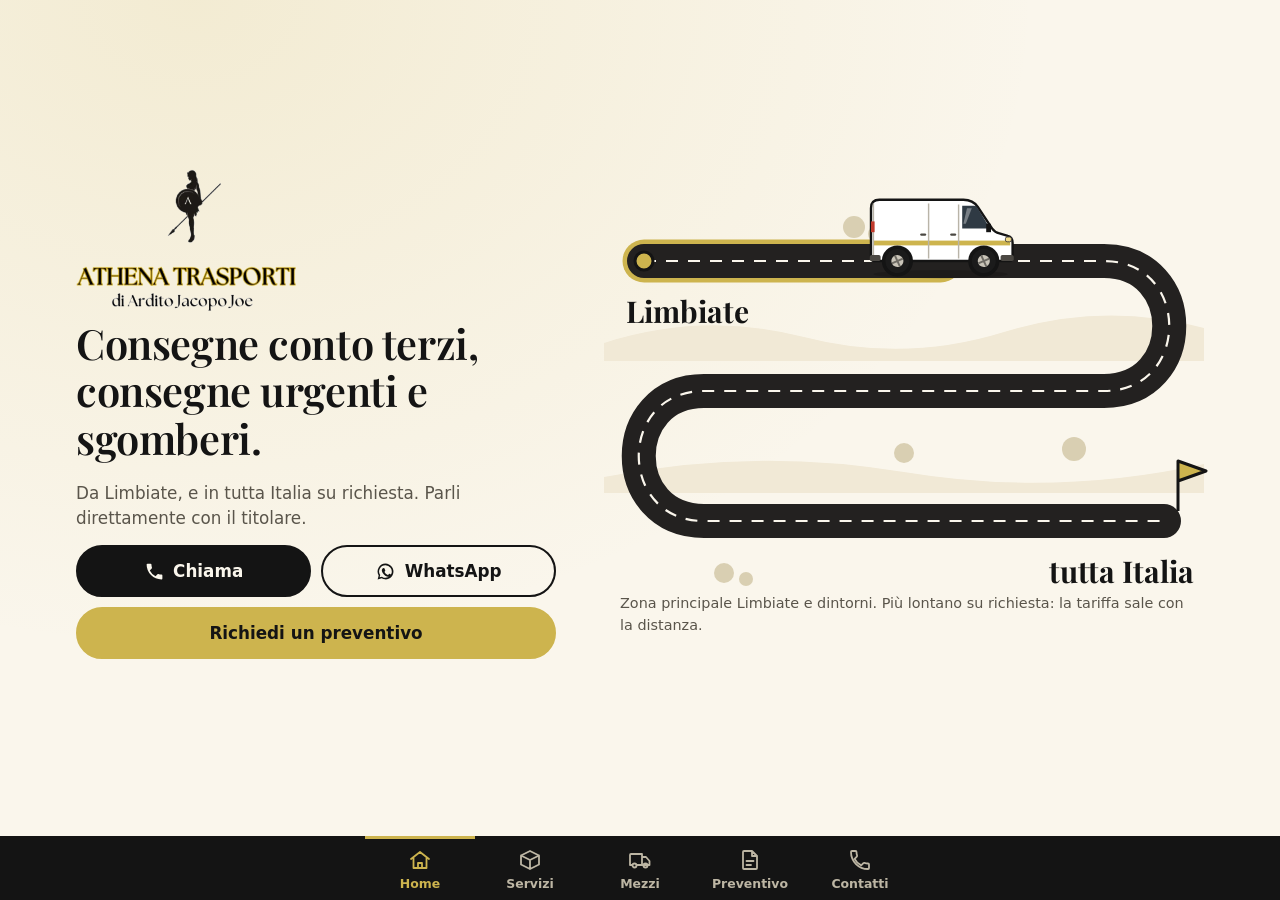
<file: index.html>
<!doctype html>
<html lang="it">
<head>
<meta charset="utf-8">
<meta name="viewport" content="width=device-width, initial-scale=1">
<title>Athena Trasporti — consegne, urgenze e sgomberi da Limbiate (MB)</title>
<meta name="description" content="Athena Trasporti di Ardito Jacopo Joe, Limbiate (MB): consegne conto terzi, consegne urgenti e sgomberi. Limbiate e dintorni; in tutta Italia su richiesta, sempre con preventivo. Chiama o scrivi su WhatsApp al 377 594 7995.">
<meta name="theme-color" content="#faf6ec">
<link rel="icon" href="img/icona-32.png" sizes="32x32" type="image/png">
<link rel="apple-touch-icon" href="img/icona-180.png">
<link rel="preload" href="font/playfair-display.woff2" as="font" type="font/woff2" crossorigin>
<link rel="stylesheet" href="css/stile.css">

<meta property="og:type" content="website">
<meta property="og:locale" content="it_IT">
<meta property="og:site_name" content="Athena Trasporti">
<meta property="og:title" content="Athena Trasporti — consegne, urgenze e sgomberi da Limbiate (MB)">
<meta property="og:description" content="Consegne conto terzi, consegne urgenti e sgomberi. Limbiate e dintorni; in tutta Italia su richiesta, con preventivo.">
<meta property="og:url" content="https://jjoeboy93.github.io/athena-trasporti/">
<meta property="og:image" content="https://jjoeboy93.github.io/athena-trasporti/img/logo.png">
<meta property="og:image:width" content="781">
<meta property="og:image:height" content="503">
<meta property="og:image:alt" content="Logo di Athena Trasporti di Ardito Jacopo Joe">

<script type="application/ld+json">
{
  "@context": "https://schema.org",
  "@type": "LocalBusiness",
  "name": "Athena Trasporti di Ardito Jacopo Joe",
  "alternateName": "Athena Trasporti",
  "description": "Consegne conto terzi, consegne urgenti e sgomberi. Zona principale Limbiate e dintorni; in tutta Italia su richiesta, con preventivo.",
  "url": "https://jjoeboy93.github.io/athena-trasporti/",
  "logo": "https://jjoeboy93.github.io/athena-trasporti/img/logo.png",
  "image": "https://jjoeboy93.github.io/athena-trasporti/img/mezzi-sprinter-panda.jpg",
  "telephone": "+39 377 594 7995",
  "email": "jja.athenatrasporti@gmail.com",
  "vatID": "09546240962",
  "founder": { "@type": "Person", "name": "Jacopo Joe Ardito" },
  "address": {
    "@type": "PostalAddress",
    "addressLocality": "Limbiate",
    "addressRegion": "MB",
    "addressCountry": "IT"
  },
  "areaServed": { "@type": "Country", "name": "Italia" },
  "knowsLanguage": "it"
}
</script>
<script>document.documentElement.classList.add("js");</script>
</head>
<body>

<main class="binario" id="binario">

<!-- HOME -->
<section class="scheda scheda-home" id="home" aria-labelledby="home-titolo">
  <div class="dentro">
   <div class="home-testo">
    <picture class="home-logo">
      <source srcset="img/logo.webp" type="image/webp">
      <img src="img/logo.png" width="781" height="503" alt="Athena Trasporti di Ardito Jacopo Joe">
    </picture>
    <h1 id="home-titolo">Consegne conto terzi, consegne urgenti e sgomberi.</h1>
    <p class="home-frase">Da Limbiate, e in tutta Italia su richiesta. Parli direttamente con il titolare.</p>
    <div class="azioni">
      <a class="pulsante pulsante-nero" href="tel:+393775947995">
        <svg aria-hidden="true" viewBox="0 0 24 24" class="icona"><path d="M6.6 10.8a15.1 15.1 0 0 0 6.6 6.6l2.2-2.2a1 1 0 0 1 1-.25 11.4 11.4 0 0 0 3.6.57 1 1 0 0 1 1 1V20a1 1 0 0 1-1 1A17 17 0 0 1 3 4a1 1 0 0 1 1-1h3.5a1 1 0 0 1 1 1c0 1.25.2 2.45.57 3.57a1 1 0 0 1-.25 1z"/></svg>
        Chiama
      </a>
      <a class="pulsante pulsante-bordo" href="https://wa.me/393775947995">
        <svg aria-hidden="true" viewBox="0 0 24 24" class="icona"><path d="M12 3a9 9 0 0 0-7.8 13.5L3 21l4.6-1.2A9 9 0 1 0 12 3zm0 1.8a7.2 7.2 0 1 1-3.7 13.4l-.3-.2-2.7.7.7-2.6-.2-.3A7.2 7.2 0 0 1 12 4.8zm-2.6 3.6c-.2 0-.5 0-.7.3-.3.3-.9.9-.9 2.2s1 2.6 1.1 2.8c.1.2 1.9 3 4.7 4.1 2.3.9 2.8.7 3.3.7.5-.1 1.6-.7 1.8-1.3.2-.6.2-1.2.2-1.3l-.4-.3-1.9-.9c-.3-.1-.4-.1-.6.1l-.8 1c-.2.2-.3.2-.6.1-.3-.1-1.1-.4-2.2-1.3-.8-.7-1.3-1.6-1.5-1.9-.2-.3 0-.4.1-.5l.4-.5.3-.5v-.5l-.9-2.1c-.2-.5-.4-.5-.6-.5h-.5z"/></svg>
        WhatsApp
      </a>
      <a class="pulsante pulsante-oro azione-larga" href="#preventivo">Richiedi un preventivo</a>
    </div>
   </div>

    <figure class="strada">
      <svg class="strada-disegno" viewBox="0 0 600 400" role="img" aria-labelledby="strada-desc">
        <desc id="strada-desc">Disegno di un furgone bianco che percorre una strada da Limbiate a tutta Italia.</desc>
        <g class="paesaggio" aria-hidden="true">
          <path d="M0 152 Q100 120 200 146 T400 141 T600 137 V170 H0Z"/>
          <path d="M0 286 Q150 256 300 281 T600 273 V302 H0Z"/>
          <g class="alberi">
            <circle cx="250" cy="36" r="11"/><circle cx="272" cy="43" r="8"/>
            <circle cx="300" cy="262" r="10"/><circle cx="470" cy="258" r="12"/>
            <circle cx="120" cy="382" r="10"/><circle cx="142" cy="388" r="7"/>
          </g>
        </g>
        <path id="percorso-oro" class="strada-oro" d="M40 70 H500 C587 70 587 200 500 200 H100 C13 200 13 330 100 330 H560"/>
        <path class="strada-asfalto" d="M40 70 H500 C587 70 587 200 500 200 H100 C13 200 13 330 100 330 H560"/>
        <path id="percorso" class="strada-mezzeria" d="M40 70 H500 C587 70 587 200 500 200 H100 C13 200 13 330 100 330 H560"/>
        <g class="tappa" aria-hidden="true">
          <circle cx="40" cy="70" r="9"/>
          <text x="22" y="132" class="tappa-nome">Limbiate</text>
        </g>
        <g class="tappa" aria-hidden="true">
          <path d="M574 320 V270 l28 10 -28 10" class="bandiera"/>
          <text x="590" y="392" text-anchor="end" class="tappa-nome">tutta Italia</text>
        </g>
        <!-- il furgone: disegno generico, senza marchi -->
        <g id="furgone" transform="translate(300 70)">
          <g id="furgone-verso">
            <g id="furgone-disegno" transform="translate(0 12) scale(1.2)">
              <ellipse cx="0" cy="1" rx="56" ry="3.5" class="ombra"/>
              <path class="carrozzeria" d="M-58 -13 V-54 Q-58 -61 -51 -61 H19 Q27 -61 31 -55 L43 -37 Q45 -34 49 -33 L56 -31 Q60 -30 60 -25 V-13 Q60 -10 57 -10 H-55 Q-58 -10 -58 -13Z"/>
              <path class="vetro" d="M18 -56 H28 Q30 -56 31 -54 L40 -39 Q41 -37 39 -37 H18Z"/>
              <path class="riflesso" d="M22 -54 L26 -54 L21 -41 L19 -41Z"/>
              <rect class="fascia" x="-56" y="-27" width="114" height="4"/>
              <path class="linee" d="M15 -57 V-12 M-10 -58 V-12 M-56 -58 V-12"/>
              <rect class="maniglia" x="8" y="-33" width="5" height="2" rx="1"/>
              <rect class="maniglia" x="-17" y="-33" width="5" height="2" rx="1"/>
              <path class="specchio" d="M38 -41 h4 v7 h-4z"/>
              <rect class="faro" x="54" y="-30" width="5" height="4" rx="1.5"/>
              <rect class="fanale" x="-58" y="-43" width="3" height="9"/>
              <rect class="paraurti" x="50" y="-15" width="11" height="5" rx="1.5"/>
              <rect class="paraurti" x="-59" y="-15" width="9" height="5" rx="1.5"/>
              <circle class="passaruota" cx="-36" cy="-10" r="13"/>
              <circle class="passaruota" cx="36" cy="-10" r="13"/>
              <g class="ruota" id="ruota-dietro" transform="translate(-36 -10)">
                <circle r="10"/><circle r="5" class="cerchio"/><path d="M0 -5 V5 M-5 0 H5" class="raggi"/>
              </g>
              <g class="ruota" id="ruota-davanti" transform="translate(36 -10)">
                <circle r="10"/><circle r="5" class="cerchio"/><path d="M0 -5 V5 M-5 0 H5" class="raggi"/>
              </g>
            </g>
          </g>
        </g>
      </svg>
      <figcaption>Zona principale Limbiate e dintorni. Più lontano su richiesta: la tariffa sale con la distanza.</figcaption>
    </figure>
  </div>
</section>

<!-- SERVIZI -->
<section class="scheda" id="servizi" aria-labelledby="servizi-titolo">
  <div class="dentro">
    <h2 id="servizi-titolo">Servizi</h2>
    <div class="servizi">
      <details class="servizio">
        <summary>
          <svg class="servizio-icona" viewBox="0 0 24 24" aria-hidden="true"><path d="M3 7.5 12 3l9 4.5v9L12 21l-9-4.5z M3 7.5l9 4.5 9-4.5 M12 12v9 M7.5 5.3l9 4.5"/></svg>
          <span class="servizio-testo"><strong>Consegne conto terzi</strong>Per aziende e committenti: consegne singole o continuative, anche in appalto.</span>
        </summary>
        <p>Si concordano giri, tempi e prezzo, e il referente resta sempre lo stesso.</p>
      </details>
      <details class="servizio">
        <summary>
          <svg class="servizio-icona" viewBox="0 0 24 24" aria-hidden="true"><path d="M13 2 4 14h7l-1 8 9-12h-7z"/></svg>
          <span class="servizio-testo"><strong>Consegne urgenti</strong>Quando una consegna non può aspettare.</span>
        </summary>
        <p>Il modo più rapido è telefonare: si capisce subito cosa c'è da portare, dove e con quale mezzo. <a class="collegamento" href="tel:+393775947995">Chiama il 377 594 7995</a></p>
      </details>
      <details class="servizio">
        <summary>
          <svg class="servizio-icona" viewBox="0 0 24 24" aria-hidden="true"><path d="M4 7h16 M9 7V4h6v3 M6 7l1 13h10l1-13 M10 11v6 M14 11v6"/></svg>
          <span class="servizio-testo"><strong>Sgomberi</strong>Cantine, solai, appartamenti e locali da liberare.</span>
        </summary>
        <p>Per privati e attività: si guarda cosa c'è da caricare e si concorda un preventivo prima di cominciare.</p>
      </details>
    </div>

    <div class="perche">
      <h3>Perché affidarsi</h3>
      <dl class="motivi">
        <dt>Gestore dei trasporti</dt>
        <dd>Il titolare, Jacopo Joe Ardito, ha la capacità professionale per il trasporto merci su strada, nazionale e internazionale.</dd>
        <dt>Parli direttamente con lui</dt>
        <dd>Al telefono e su WhatsApp risponde il titolare, la stessa persona che organizza il trasporto.</dd>
        <dt>In tutta Italia</dt>
        <dd>Zona principale Limbiate e dintorni; più lontano su richiesta, con un preventivo chiaro.</dd>
        <dt>Due mezzi</dt>
        <dd>Un furgone grande a tetto alto e una Fiat Panda per le consegne piccole e rapide.</dd>
      </dl>
      <p class="motivo-jjavis">Il titolare organizza il lavoro con JJA-VIS, l'assistente che sviluppa lui stesso.</p>
    </div>
  </div>
</section>

<!-- MEZZI -->
<section class="scheda" id="mezzi" aria-labelledby="mezzi-titolo">
  <div class="dentro">
    <h2 id="mezzi-titolo">Mezzi</h2>
    <picture class="mezzi-foto">
      <source srcset="img/mezzi-sprinter-panda.webp" type="image/webp">
      <img src="img/mezzi-sprinter-panda.jpg" width="1080" height="1440" loading="lazy" decoding="async"
           alt="I due mezzi di Athena Trasporti visti di fronte, parcheggiati uno accanto all'altro: a sinistra la Fiat Panda bianca, a destra il furgone Mercedes Sprinter bianco a tetto alto.">
    </picture>
    <dl class="mezzi">
      <dt>Mercedes Sprinter, tetto alto</dt>
      <dd>Il furgone grande, per i carichi voluminosi e gli sgomberi fuori Milano.</dd>
      <dt>Fiat Panda</dt>
      <dd>Per le consegne piccole e rapide, anche dentro Milano.</dd>
    </dl>
    <div class="avviso" role="note">
      <p class="avviso-titolo">A Milano città: solo carichi piccoli</p>
      <p>Lo Sprinter è Euro 5 diesel e, per i limiti alle emissioni, <strong>non entra a Milano</strong>. In città si consegna con la Panda.</p>
    </div>

    <h3 class="come-titolo">Come si lavora</h3>
    <ol class="passi">
      <li><strong>Chiedi</strong>Chiama, scrivi su WhatsApp o compila il preventivo.</li>
      <li><strong>Preventivo</strong>Ricevi il prezzo prima di partire.</li>
      <li><strong>Consegna</strong>Si parte con il mezzo adatto al carico.</li>
    </ol>
  </div>
</section>

<!-- PREVENTIVO -->
<section class="scheda" id="preventivo" aria-labelledby="preventivo-titolo">
  <div class="dentro">
    <h2 id="preventivo-titolo">Richiedi un preventivo</h2>
    <p class="spiega">Compila: controllo io il percorso e ti mando il prezzo su WhatsApp o per mail, prima di partire.</p>

    <form class="modulo" id="modulo" action="mailto:jja.athenatrasporti@gmail.com" method="post" enctype="text/plain">
      <fieldset class="scelte">
        <legend>Servizio</legend>
        <label><input type="radio" name="servizio" value="Consegna conto terzi" required><span>Conto terzi</span></label>
        <label><input type="radio" name="servizio" value="Consegna urgente"><span>Urgente</span></label>
        <label><input type="radio" name="servizio" value="Sgombero"><span>Sgombero</span></label>
      </fieldset>
      <fieldset class="scelte" id="ingombro">
        <legend>Quanto è grande?</legend>
        <label><input type="radio" name="ingombro" value="auto"><span>Sta in un'auto</span></label>
        <label><input type="radio" name="ingombro" value="furgone"><span>Serve un furgone</span></label>
        <label><input type="radio" name="ingombro" value="nonso" checked><span>Non so</span></label>
      </fieldset>
      <div class="campi-due">
        <label class="campo">Da dove
          <input type="text" name="da" autocomplete="off" placeholder="es. Limbiate" required>
        </label>
        <label class="campo">A dove
          <input type="text" name="a" autocomplete="off" placeholder="es. Monza">
        </label>
      </div>
      <label class="campo">Altre tappe (facoltativo, una per riga)
        <textarea name="tappe" rows="1" placeholder="es. Bergamo"></textarea>
      </label>
      <label class="campo">Quando
        <input type="text" name="quando" autocomplete="off" placeholder="es. domani mattina, entro venerdì">
      </label>
      <label class="campo">Note
        <textarea name="note" rows="2" placeholder="Cosa c'è da trasportare, piani, ingombri…"></textarea>
      </label>
      <label class="campo">Il tuo nome
        <input type="text" name="nome" autocomplete="name" required>
      </label>
      <div class="campi-due">
        <label class="campo">Telefono (WhatsApp)
          <input type="tel" name="telefono" autocomplete="tel" inputmode="tel" placeholder="es. 333 123 4567">
        </label>
        <label class="campo">oppure mail
          <input type="email" name="mail" autocomplete="email">
        </label>
      </div>
      <label class="consenso"><input type="checkbox" name="azienda" id="azienda"> <span>Sono un'azienda: mi serve la fattura</span></label>
      <div id="dati-azienda" class="dati-azienda" hidden>
        <label class="campo">Ragione sociale <input type="text" name="ragione_sociale" autocomplete="organization"></label>
        <div class="campi-due">
          <label class="campo">Partita IVA <input type="text" name="piva" inputmode="numeric" placeholder="11 cifre"></label>
          <label class="campo">Codice destinatario o PEC <input type="text" name="sdi_pec" placeholder="es. ABC1234"></label>
        </div>
        <label class="campo">Sede <input type="text" name="sede" autocomplete="street-address"></label>
      </div>
      <label class="consenso"><input type="checkbox" name="consenso" required> <span>Usate i miei dati solo per mandarmi questo preventivo.</span></label>
      <label class="trappola" aria-hidden="true">Sito <input type="text" name="sito" tabindex="-1" autocomplete="off"></label>

      <noscript><p class="nota-nojs">JavaScript è disattivato: il pulsante apre la tua mail con i dati del modulo.</p></noscript>

      <div class="invio">
        <button type="submit" class="pulsante pulsante-oro">Chiedi il preventivo</button>
        <svg class="strada-mini" viewBox="0 0 480 44" aria-hidden="true" focusable="false">
          <line x1="0" y1="40" x2="480" y2="40" class="mini-linea"/>
          <g class="mini-furgone"><use href="#furgone-disegno" transform="translate(40 36) scale(.34)"/></g>
        </svg>
      </div>
      <p class="esito" id="esito" role="status" aria-live="polite"></p>
    </form>

    <p class="oppure">oppure scrivi a <a class="collegamento" href="mailto:jja.athenatrasporti@gmail.com">jja.athenatrasporti@gmail.com</a></p>
  </div>
</section>

<!-- CONTATTI -->
<section class="scheda scheda-contatti" id="contatti" aria-labelledby="contatti-titolo">
  <div class="dentro">
    <h2 id="contatti-titolo">Contatti</h2>
    <div class="azioni">
      <a class="pulsante pulsante-nero" href="tel:+393775947995">
        <svg aria-hidden="true" viewBox="0 0 24 24" class="icona"><path d="M6.6 10.8a15.1 15.1 0 0 0 6.6 6.6l2.2-2.2a1 1 0 0 1 1-.25 11.4 11.4 0 0 0 3.6.57 1 1 0 0 1 1 1V20a1 1 0 0 1-1 1A17 17 0 0 1 3 4a1 1 0 0 1 1-1h3.5a1 1 0 0 1 1 1c0 1.25.2 2.45.57 3.57a1 1 0 0 1-.25 1z"/></svg>
        Chiama
      </a>
      <a class="pulsante pulsante-bordo" href="https://wa.me/393775947995">
        <svg aria-hidden="true" viewBox="0 0 24 24" class="icona"><path d="M12 3a9 9 0 0 0-7.8 13.5L3 21l4.6-1.2A9 9 0 1 0 12 3zm0 1.8a7.2 7.2 0 1 1-3.7 13.4l-.3-.2-2.7.7.7-2.6-.2-.3A7.2 7.2 0 0 1 12 4.8zm-2.6 3.6c-.2 0-.5 0-.7.3-.3.3-.9.9-.9 2.2s1 2.6 1.1 2.8c.1.2 1.9 3 4.7 4.1 2.3.9 2.8.7 3.3.7.5-.1 1.6-.7 1.8-1.3.2-.6.2-1.2.2-1.3l-.4-.3-1.9-.9c-.3-.1-.4-.1-.6.1l-.8 1c-.2.2-.3.2-.6.1-.3-.1-1.1-.4-2.2-1.3-.8-.7-1.3-1.6-1.5-1.9-.2-.3 0-.4.1-.5l.4-.5.3-.5v-.5l-.9-2.1c-.2-.5-.4-.5-.6-.5h-.5z"/></svg>
        WhatsApp
      </a>
    </div>
    <dl class="contatti-lista">
      <dt>Telefono e WhatsApp</dt>
      <dd><a href="tel:+393775947995">377 594 7995</a></dd>
      <dt>Mail</dt>
      <dd><a href="mailto:jja.athenatrasporti@gmail.com">jja.athenatrasporti@gmail.com</a></dd>
      <dt>Zona</dt>
      <dd>Limbiate e dintorni; in tutta Italia su richiesta, con preventivo</dd>
      <dt>Instagram</dt>
      <dd><a href="https://www.instagram.com/athenatrasporti/" rel="noopener">@athenatrasporti</a></dd>
    </dl>

    <div class="chi-dietro">
      <h3>Chi c'è dietro</h3>
      <p>Athena Trasporti è Jacopo Joe Ardito, in persona. Gestore dei Trasporti con licenza internazionale, più di 500.000 km guidati, tre anni da corriere espresso a 120 fermate al giorno con tutti i 30 punti sulla patente, e un diploma di guida avanzata in pista. Prima ancora, cucine professionali e sei anni di trattative immobiliari: ho imparato che la puntualità e la parola data valgono più di tutto. Quando mi affidi qualcosa, te lo porto io.</p>
      <p class="oppure"><a class="collegamento" href="https://jjoeboy93.github.io/JJA-VIS/chi-sono.html">La mia storia per intero</a></p>
    </div>

    <div class="consiglia">
      <p class="oppure">Hai un codice di spedizione? <a class="collegamento" href="traccia.html">Segui la spedizione</a>.</p>
      <h3>Consiglia Athena Trasporti</h3>
      <p>Conosci qualcuno che deve spostare qualcosa? Mandagli il sito.</p>
      <div class="azioni">
        <button type="button" class="pulsante pulsante-oro" data-condividi><svg viewBox="0 0 24 24" aria-hidden="true" class="icona icona-tratto"><path d="M8.6 10.6 15.4 7 M8.6 13.4l6.8 3.6"/><circle cx="18" cy="5.5" r="2.5"/><circle cx="6" cy="12" r="2.5"/><circle cx="18" cy="18.5" r="2.5"/></svg>Condividi</button>
        <a class="pulsante pulsante-bordo" id="condividi-wa" href="https://wa.me/?text=Athena%20Trasporti%20%E2%80%94%20consegne%2C%20urgenze%20e%20sgomberi%20da%20Limbiate%3A%20https%3A%2F%2Fjjoeboy93.github.io%2Fathena-trasporti%2F">WhatsApp</a>
      </div>
      <p class="esito" id="condividi-esito" role="status" aria-live="polite"></p>
    </div>

    <footer class="piede">
      <picture>
        <source srcset="img/logo-chiaro.webp" type="image/webp">
        <img src="img/logo-chiaro.png" width="781" height="503" loading="lazy" decoding="async" alt="Athena Trasporti di Ardito Jacopo Joe" class="piede-logo">
      </picture>
      <p><strong>Athena Trasporti di Ardito Jacopo Joe</strong><br>Limbiate (MB)<br>P.IVA 09546240962</p>
      <p class="piede-piccolo">Nessun cookie, nessun tracciamento.<br>Sito realizzato da <a href="https://jjoeboy93.github.io/JJA-VIS/">JJA-VIS</a></p>
    </footer>
  </div>
</section>

</main>

<nav class="barra" id="barra" aria-label="Schede">
  <a href="#home" data-scheda="home">
    <svg viewBox="0 0 24 24" aria-hidden="true"><path d="M3 11 12 4l9 7 M5.5 9.5V20h13V9.5 M10 20v-5h4v5"/></svg>
    <span>Home</span>
  </a>
  <a href="#servizi" data-scheda="servizi">
    <svg viewBox="0 0 24 24" aria-hidden="true"><path d="M3 7.5 12 3l9 4.5v9L12 21l-9-4.5z M3 7.5l9 4.5 9-4.5 M12 12v9"/></svg>
    <span>Servizi</span>
  </a>
  <a href="#mezzi" data-scheda="mezzi">
    <svg viewBox="0 0 24 24" aria-hidden="true"><path d="M2 17V7a1 1 0 0 1 1-1h11v11 M14 9h4l3.5 4v4H14 M2 17h2 M9 17h6 M20 17h1.5"/><circle cx="6.5" cy="17.5" r="2"/><circle cx="17.5" cy="17.5" r="2"/></svg>
    <span>Mezzi</span>
  </a>
  <a href="#preventivo" data-scheda="preventivo">
    <svg viewBox="0 0 24 24" aria-hidden="true"><path d="M14 3H6a1 1 0 0 0-1 1v16a1 1 0 0 0 1 1h12a1 1 0 0 0 1-1V8z M14 3v5h5 M8.5 13h7 M8.5 17h4.5"/></svg>
    <span>Preventivo</span>
  </a>
  <a href="#contatti" data-scheda="contatti">
    <svg viewBox="0 0 24 24" aria-hidden="true"><path d="M6.6 10.8a15.1 15.1 0 0 0 6.6 6.6l2.2-2.2a1 1 0 0 1 1-.25 11.4 11.4 0 0 0 3.6.57 1 1 0 0 1 1 1V20a1 1 0 0 1-1 1A17 17 0 0 1 3 4a1 1 0 0 1 1-1h3.5a1 1 0 0 1 1 1c0 1.25.2 2.45.57 3.57a1 1 0 0 1-.25 1z"/></svg>
    <span>Contatti</span>
  </a>
</nav>

<script src="js/sito.js" defer></script>
</body>
</html>
</file>
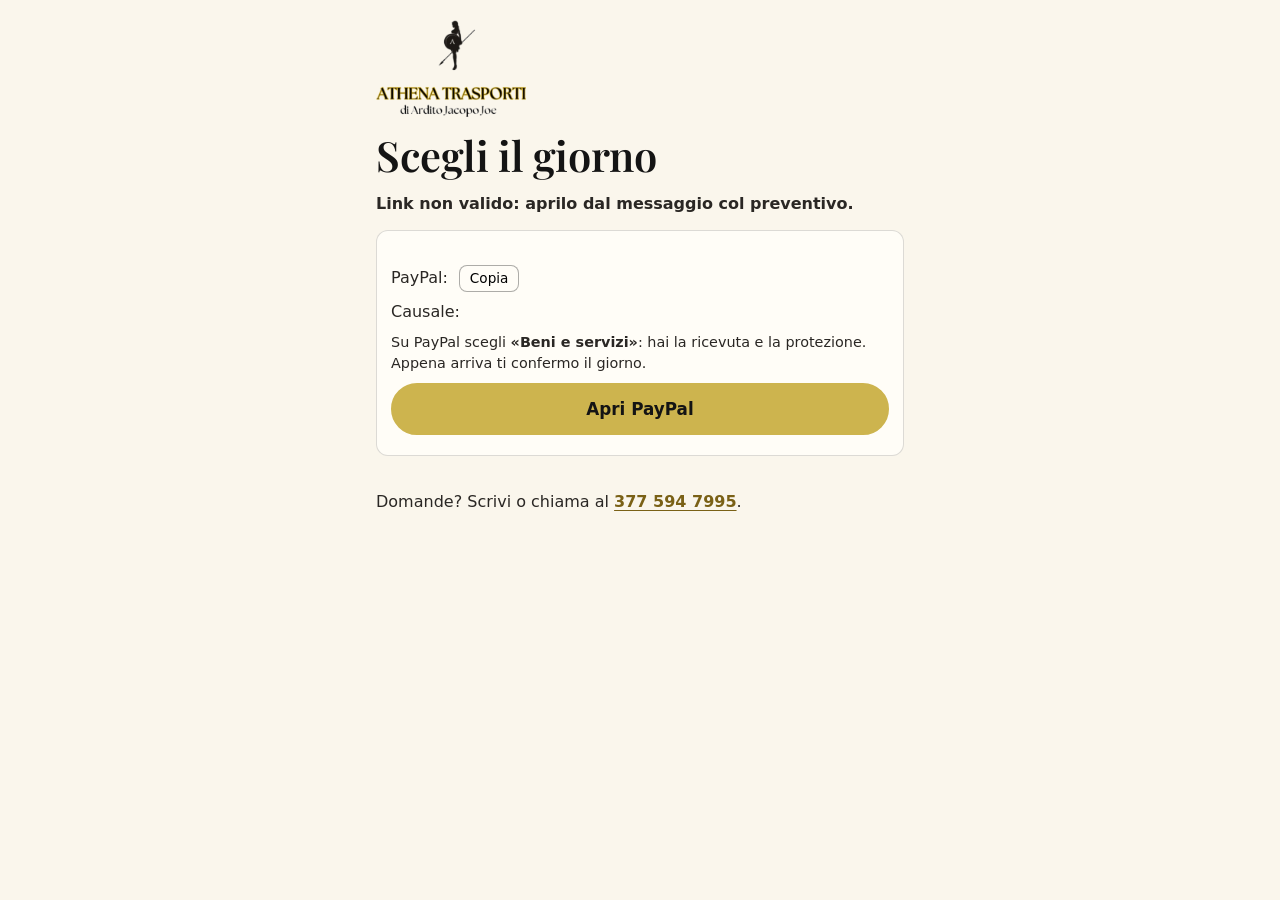
<file: prenota.html>
<!doctype html>
<html lang="it">
<head>
<meta charset="utf-8">
<meta name="viewport" content="width=device-width, initial-scale=1">
<title>Scegli il giorno — Athena Trasporti</title>
<meta name="robots" content="noindex">
<meta name="theme-color" content="#faf6ec">
<link rel="icon" href="img/icona-32.png" sizes="32x32" type="image/png">
<link rel="preload" href="font/playfair-display.woff2" as="font" type="font/woff2" crossorigin>
<link rel="stylesheet" href="css/stile.css">
</head>
<body class="pagina-prenota">
<main class="dentro prenota">
  <a href="./" class="prenota-logo"><picture>
    <source srcset="img/logo.webp" type="image/webp">
    <img src="img/logo.png" width="781" height="503" alt="Athena Trasporti di Ardito Jacopo Joe">
  </picture></a>
  <h1>Scegli il giorno</h1>
  <p class="esito" id="stato" role="status" aria-live="polite">Carico il tuo preventivo…</p>

  <section id="riepilogo" class="prenota-riepilogo" hidden>
    <p id="tratta"></p>
    <p class="prenota-prezzo"><span id="prezzo"></span> €</p>
  </section>

  <section id="scelta" hidden>
    <h2 class="prenota-sotto">Il giorno</h2>
    <p class="prenota-nota" id="nota-durata"></p>
    <div class="prenota-giorni" id="giorni"></div>
    <div id="fasce-box" hidden>
      <h2 class="prenota-sotto">Quando</h2>
      <div class="scelte prenota-fasce" id="fasce"></div>
    </div>
    <button type="button" class="pulsante pulsante-oro azione-larga" id="conferma" disabled>Conferma</button>
  </section>

  <section id="pagamento" class="prenota-riepilogo prenota-paga" hidden>
    <h2 class="prenota-sotto" id="paga-titolo"></h2>
    <p id="paga-cosa"></p>
    <p class="prenota-paga-dati">PayPal: <strong id="paga-mail"></strong>
      <button type="button" class="prenota-copia" id="copia">Copia</button></p>
    <p class="prenota-paga-dati">Causale: <strong id="paga-causale"></strong></p>
    <p class="prenota-nota">Su PayPal scegli <strong>«Beni e servizi»</strong>: hai la ricevuta e la protezione. Appena arriva ti confermo il giorno.</p>
    <a class="pulsante pulsante-oro azione-larga" href="https://www.paypal.com/" target="_blank" rel="noopener">Apri PayPal</a>
    <div id="bonifico" class="prenota-bonifico" hidden>
      <p class="prenota-sotto">Non hai PayPal? Bonifico</p>
      <p class="prenota-paga-dati">IBAN: <strong id="paga-iban"></strong>
        <button type="button" class="prenota-copia" id="copia-iban">Copia</button></p>
      <p class="prenota-paga-dati">Intestato a: <strong>Ardito Jacopo Joe</strong> · stessa causale</p>
      <p class="prenota-nota">Meglio <strong>istantaneo</strong>: arriva in pochi secondi e confermo subito il giorno.</p>
    </div>
    <p class="prenota-nota" id="paga-regole"></p>
  </section>

  <p class="oppure">Domande? Scrivi o chiama al <a class="collegamento" href="https://wa.me/393775947995">377 594 7995</a>.</p>
</main>
<script src="js/prenota.js" defer></script>
</body>
</html>
</file>
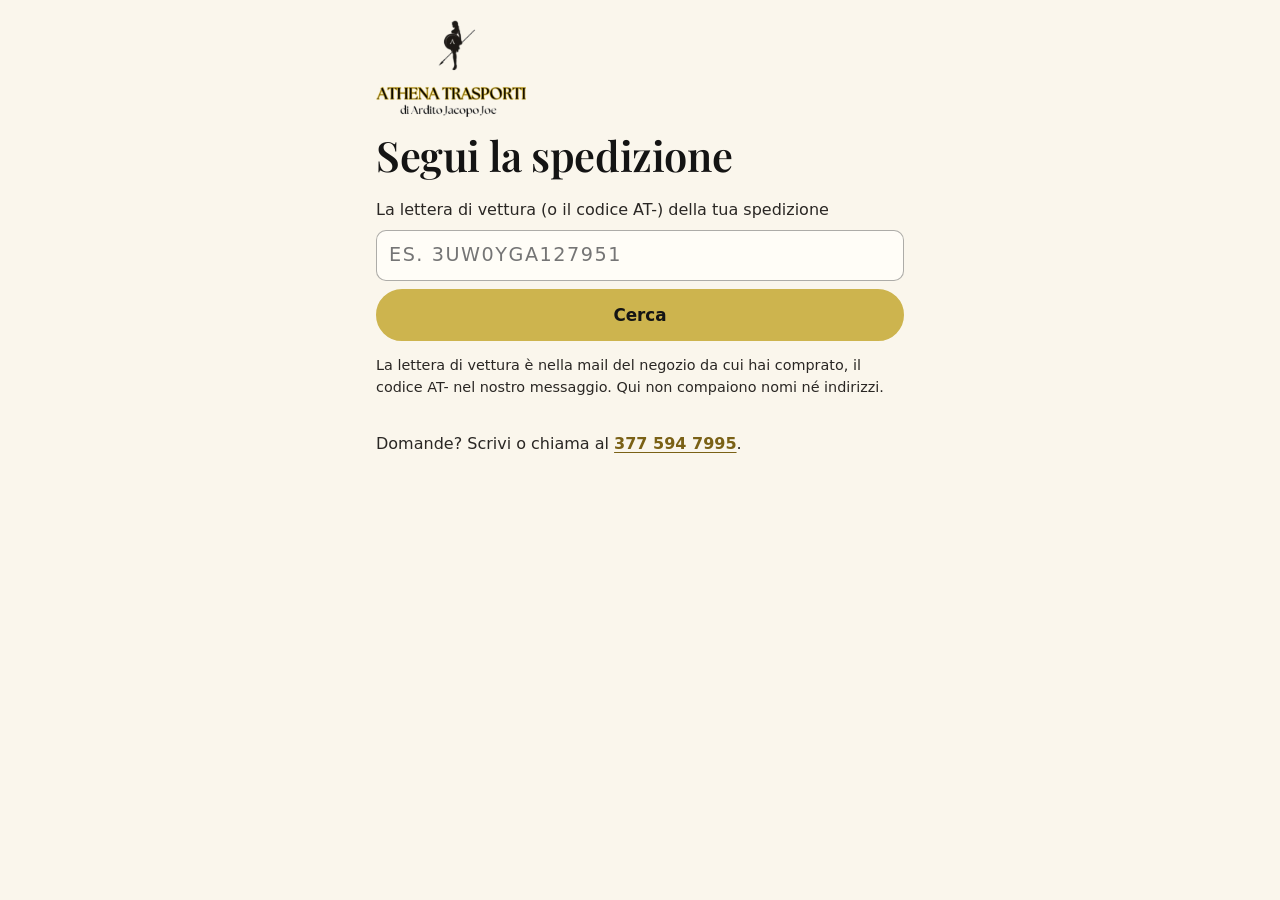
<file: traccia.html>
<!doctype html>
<html lang="it">
<head>
<meta charset="utf-8">
<meta name="viewport" content="width=device-width, initial-scale=1">
<title>Segui la spedizione — Athena Trasporti</title>
<meta name="robots" content="noindex">
<meta name="theme-color" content="#faf6ec">
<link rel="icon" href="img/icona-32.png" sizes="32x32" type="image/png">
<link rel="preload" href="font/playfair-display.woff2" as="font" type="font/woff2" crossorigin>
<link rel="stylesheet" href="css/stile.css">
</head>
<body class="pagina-prenota">
<main class="dentro prenota">
  <a href="./" class="prenota-logo"><picture>
    <source srcset="img/logo.webp" type="image/webp">
    <img src="img/logo.png" width="781" height="503" alt="Athena Trasporti di Ardito Jacopo Joe">
  </picture></a>
  <h1>Segui la spedizione</h1>
  <form id="cerca" class="traccia-cerca">
    <label for="codice" class="prenota-sotto">La lettera di vettura (o il codice AT-) della tua spedizione</label>
    <input id="codice" name="c" autocomplete="off" autocapitalize="characters" spellcheck="false" placeholder="es. 3UW0YGA127951" maxlength="40" required>
    <button type="submit" class="pulsante pulsante-oro azione-larga">Cerca</button>
  </form>
  <p class="esito" id="stato" role="status" aria-live="polite"></p>
  <section id="risultato" class="prenota-riepilogo" hidden>
    <p class="prenota-sotto" id="titolo"></p>
    <ol class="traccia-passi" id="passi"></ol>
  </section>
  <p class="prenota-nota">La lettera di vettura è nella mail del negozio da cui hai comprato, il codice AT- nel nostro messaggio. Qui non compaiono nomi né indirizzi.</p>
  <p class="oppure">Domande? Scrivi o chiama al <a class="collegamento" href="https://wa.me/393775947995">377 594 7995</a>.</p>
</main>
<script src="js/traccia.js" defer></script>
</body>
</html>
</file>
<file: css/stile.css>
/* Athena Trasporti — avorio, nero e l'oro del logo. Cinque schede, una alla volta. */

@font-face {
  font-family: "Playfair Display";
  src: url("../font/playfair-display.woff2") format("woff2");
  font-weight: 400 900;
  font-style: normal;
  font-display: swap;
}

:root {
  --avorio: #faf6ec;
  --avorio-scuro: #f1e9d6;
  --carta: #fffdf7;
  --nero: #141414;
  --nero-tenue: #232120;
  --oro: #cdb44e;          /* preso dal logo */
  --oro-testo: #7a6116;    /* oro scurito, leggibile su avorio */
  --testo: #2a2724;
  --testo-tenue: #5a554b;
  --chiaro-su-scuro: #e9e3d3;
  --chiaro-tenue: #bdb6a4;
  --titoli: "Playfair Display", Georgia, "Times New Roman", serif;
  --corpo: system-ui, -apple-system, "Segoe UI", Roboto, "Helvetica Neue", Arial, sans-serif;
  --raggio: 14px;
  --barra: calc(64px + env(safe-area-inset-bottom));
}

*, *::before, *::after { box-sizing: border-box; }

html { -webkit-text-size-adjust: 100%; }

body {
  margin: 0;
  background: var(--avorio);
  color: var(--testo);
  font-family: var(--corpo);
  font-size: 1rem;
  line-height: 1.5;
  padding-bottom: var(--barra);
}

img { max-width: 100%; height: auto; display: block; }

h1, h2, h3 {
  font-family: var(--titoli);
  color: var(--nero);
  line-height: 1.15;
  margin: 0 0 .45em;
  font-weight: 600;
}
h1 { font-size: clamp(1.7rem, 7.4vw, 2.6rem); letter-spacing: -.01em; }
h2 { font-size: clamp(1.6rem, 6.6vw, 2.2rem); }
h3 { font-size: 1.25rem; }
p { margin: 0 0 .8em; }

a { color: var(--oro-testo); }
a:focus-visible, button:focus-visible, input:focus-visible, textarea:focus-visible, summary:focus-visible {
  outline: 3px solid var(--oro);
  outline-offset: 2px;
}

/* ---------- Le schede ---------- */

.scheda { padding: 20px 0 28px; }
.scheda + .scheda { border-top: 1px solid rgba(122, 97, 22, .2); }  /* senza JS: una sotto l'altra */
.dentro { max-width: 680px; margin: 0 auto; padding: 0 16px; }

/* Con JavaScript: un binario orizzontale, una scheda alla volta, si scorre col dito */
.js body { overflow: hidden; padding-bottom: 0; }
.js .binario {
  position: fixed; top: 0; left: 0; right: 0; bottom: var(--barra);
  display: flex;
  overflow-x: auto; overflow-y: hidden;
  scroll-snap-type: x mandatory;
  overscroll-behavior-x: contain;
  scrollbar-width: none;
}
.js .binario::-webkit-scrollbar { display: none; }
.js .scheda {
  flex: 0 0 100%;
  height: 100%;
  overflow-y: auto;
  overscroll-behavior-y: contain;
  scroll-snap-align: start;
  scroll-snap-stop: always;
}
.js .scheda + .scheda { border-top: 0; }
.scheda:focus { outline: none; }

/* La barra delle schede, come un'app */
.barra {
  position: fixed; left: 0; right: 0; bottom: 0; z-index: 10;
  display: flex;
  height: var(--barra);
  padding-bottom: env(safe-area-inset-bottom);
  background: var(--nero);
  overflow-x: auto;
  scrollbar-width: none;
}
.barra::-webkit-scrollbar { display: none; }
.barra a {
  flex: 1 0 76px;
  display: flex; flex-direction: column; align-items: center; justify-content: center; gap: 3px;
  min-height: 64px; padding: 6px 4px 4px;
  color: var(--chiaro-tenue);
  text-decoration: none;
  font-size: .78rem; font-weight: 600;
  border-top: 3px solid transparent;
}
.barra svg { width: 24px; height: 24px; fill: none; stroke: currentColor; stroke-width: 1.8; stroke-linecap: round; stroke-linejoin: round; }
.barra a[aria-current="true"] { color: var(--oro); border-top-color: var(--oro); }
.barra a:focus-visible { outline-offset: -3px; }
@media (min-width: 720px) { .barra { justify-content: center; } .barra a { flex: 0 0 110px; } }

/* ---------- Pulsanti: almeno 48 px, comodi al pollice ---------- */
.pulsante {
  display: inline-flex; align-items: center; justify-content: center; gap: .5em;
  min-height: 52px; padding: 12px 20px;
  border-radius: 999px; border: 2px solid var(--nero);
  font: 600 1.05rem/1.2 var(--corpo);
  text-decoration: none; cursor: pointer;
}
.pulsante:active { transform: translateY(1px); }
.pulsante-nero { background: var(--nero); color: var(--avorio); }
.pulsante-bordo { background: transparent; color: var(--nero); }
.pulsante-oro { background: var(--oro); color: var(--nero); border-color: var(--oro); }
.icona { width: 1.25em; height: 1.25em; fill: currentColor; }
.azioni { display: grid; grid-template-columns: 1fr 1fr; gap: 10px; }
.azione-larga { grid-column: 1 / -1; }
.collegamento { font-weight: 600; text-underline-offset: 3px; display: inline-block; padding: 10px 0; }

/* ---------- HOME ---------- */
.scheda-home {
  background:
    radial-gradient(ellipse at 15% 0%, rgba(205, 180, 78, .16), transparent 55%),
    var(--avorio);
}
.scheda-home .dentro { text-align: center; }
.home-logo img { width: 160px; margin: 0 auto 8px; }
.home-frase { color: var(--testo-tenue); font-size: 1.05rem; margin-bottom: 14px; }

.strada { margin: 8px -16px 0; }
.strada-disegno { width: 100%; height: auto; display: block; overflow: visible; }
.strada figcaption { font-size: .9rem; color: var(--testo-tenue); padding: 2px 16px 0; }
@media (min-width: 712px) { .strada { margin-left: 0; margin-right: 0; } }
/* schermi larghi: testo a sinistra, strada a destra, tutto in una schermata */
@media (min-width: 900px) {
  .scheda-home .dentro {
    max-width: 1160px; min-height: 100%;
    display: grid; grid-template-columns: minmax(0, 1fr) minmax(0, 1.25fr); gap: 48px; align-items: center;
    text-align: left;
  }
  .scheda-home .home-logo img { width: 220px; margin-left: 0; }
  .scheda-home .strada { margin: 0; }
}

.paesaggio path { fill: var(--avorio-scuro); }
.paesaggio .alberi circle { fill: #d9cfb2; }
.strada-asfalto { fill: none; stroke: var(--nero-tenue); stroke-width: 34; stroke-linecap: round; stroke-linejoin: round; }
.strada-mezzeria { fill: none; stroke: var(--avorio); stroke-width: 2.2; stroke-dasharray: 12 10; }
.strada-oro { fill: none; stroke: var(--oro); stroke-width: 43; stroke-linecap: round; opacity: 0; }
.anima .strada-oro { opacity: 1; }
.tappa circle { fill: var(--oro); stroke: var(--nero); stroke-width: 3; }
.tappa .bandiera { fill: var(--oro); stroke: var(--nero); stroke-width: 3; stroke-linejoin: round; }
.tappa-nome { font-family: var(--titoli); font-weight: 700; font-size: 30px; fill: var(--nero); }

.carrozzeria { fill: #fff; stroke: var(--nero); stroke-width: 2; stroke-linejoin: round; }
.vetro { fill: #2f3a44; }
.riflesso { fill: rgba(255, 255, 255, .35); }
.fascia { fill: var(--oro); }
.linee { fill: none; stroke: #b9b4a8; stroke-width: 1.2; }
.maniglia, .paraurti { fill: #4b4843; }
.specchio { fill: var(--nero); }
.faro { fill: #f3dd8a; stroke: #4b4843; stroke-width: .8; }
.fanale { fill: #c0392b; }
.passaruota { fill: var(--nero); }
.ruota > circle:first-child { fill: #1b1b1b; }
.ruota .cerchio { fill: #c9c4b8; }
.ruota .raggi { stroke: #6d6a63; stroke-width: 1.6; }
.ombra { fill: rgba(0, 0, 0, .18); }

/* ---------- SERVIZI ---------- */
.servizi { border-top: 1px solid rgba(20, 20, 20, .12); }
.servizio { border-bottom: 1px solid rgba(20, 20, 20, .12); }
.servizio summary {
  display: flex; align-items: center; gap: 14px;
  min-height: 64px; padding: 12px 0;
  cursor: pointer; list-style: none;
}
.servizio summary::-webkit-details-marker { display: none; }
.servizio summary::after {
  content: ""; flex: 0 0 10px; height: 10px; margin-right: 4px;
  border-right: 2px solid var(--oro-testo); border-bottom: 2px solid var(--oro-testo);
  transform: rotate(45deg) translateY(-3px);
}
.servizio[open] summary::after { transform: rotate(-135deg); }
.servizio-icona {
  flex: 0 0 44px; height: 44px; padding: 10px;
  border-radius: 50%; background: var(--nero);
  fill: none; stroke: var(--oro); stroke-width: 1.8; stroke-linecap: round; stroke-linejoin: round;
}
.servizio-testo { flex: 1; color: var(--testo-tenue); font-size: .95rem; line-height: 1.4; }
.servizio-testo strong { display: block; font: 600 1.15rem/1.25 var(--titoli); color: var(--nero); margin-bottom: 2px; }
.servizio p { margin: -4px 0 14px 58px; }
.servizio .collegamento { padding: 6px 0; }

.perche {
  margin: 22px -16px 0;
  padding: 20px 16px 6px;
  background: var(--nero); color: var(--chiaro-su-scuro);
}
.perche h3 { color: var(--avorio); }
.motivi { margin: 0; }
.motivi dt { font: 600 1.05rem/1.3 var(--titoli); color: var(--oro); margin-top: 12px; }
.motivi dt:first-child { margin-top: 0; }
.motivi dd { margin: 2px 0 0; font-size: .95rem; }
.motivo-jjavis { margin: 16px 0 12px; padding-top: 12px; border-top: 1px solid rgba(233, 227, 211, .18); font-size: .88rem; color: var(--chiaro-tenue); }
@media (min-width: 712px) { .perche { margin-left: 0; margin-right: 0; border-radius: var(--raggio); padding-left: 22px; padding-right: 22px; } }

/* ---------- MEZZI ---------- */
.mezzi-foto img {
  width: 100%; aspect-ratio: 16 / 10; object-fit: cover; object-position: 50% 44%;
  border-radius: var(--raggio);
}
.mezzi { margin: 14px 0 0; }
.mezzi dt { font: 600 1.1rem/1.3 var(--titoli); color: var(--nero); margin-top: 8px; }
.mezzi dd { margin: 0; color: var(--testo-tenue); }
.avviso {
  margin-top: 14px;
  background: var(--nero); color: var(--chiaro-su-scuro);
  border-radius: var(--raggio);
  border-left: 6px solid var(--oro);
  padding: 14px 16px 4px;
}
.avviso-titolo { font: 600 1.12rem/1.3 var(--titoli); color: var(--oro); margin-bottom: 4px; }
.avviso strong { color: var(--avorio); }
.avviso p:last-child { margin-bottom: 10px; }

.come-titolo { margin-top: 22px; }
.passi { list-style: none; padding: 0; margin: 0; display: grid; grid-template-columns: repeat(3, 1fr); gap: 10px; counter-reset: passo; }
.passi li { counter-increment: passo; font-size: .88rem; line-height: 1.35; color: var(--testo-tenue); }
.passi li::before {
  content: counter(passo);
  display: grid; place-items: center;
  width: 36px; height: 36px; border-radius: 50%; margin-bottom: 6px;
  background: var(--nero); color: var(--oro);
  font: 700 1.1rem/1 var(--titoli); font-variant-numeric: lining-nums;
}
.passi strong { display: block; color: var(--nero); font-size: .98rem; margin-bottom: 2px; }

/* ---------- PREVENTIVO ---------- */
.spiega { color: var(--testo-tenue); }
.modulo { display: grid; gap: 12px; }
.scelte { border: 0; padding: 0; margin: 0; display: grid; grid-template-columns: repeat(3, 1fr); gap: 8px; }
.scelte legend { font-weight: 600; margin-bottom: 6px; padding: 0; }
.scelte label { position: relative; }
.scelte input { position: absolute; opacity: 0; inset: 0; width: 100%; height: 100%; margin: 0; cursor: pointer; }
.scelte span {
  display: flex; align-items: center; justify-content: center; text-align: center;
  min-height: 50px; padding: 6px 4px;
  border: 1.5px solid rgba(20, 20, 20, .4); border-radius: 12px;
  background: var(--carta); font-weight: 600; font-size: .95rem;
}
.scelte input:checked + span { background: var(--nero); color: var(--avorio); border-color: var(--nero); box-shadow: inset 0 -3px 0 var(--oro); }
.scelte input:focus-visible + span { outline: 3px solid var(--oro); outline-offset: 2px; }
.campo { display: grid; gap: 4px; font-weight: 600; font-size: .95rem; }
.campo input, .campo textarea {
  font: 400 1rem/1.4 var(--corpo);
  color: var(--nero);
  min-height: 48px; padding: 11px 12px;
  border: 1.5px solid rgba(20, 20, 20, .35); border-radius: 10px;
  background: var(--carta); width: 100%;
}
.campo textarea { resize: vertical; }
.campi-due { display: grid; grid-template-columns: 1fr 1fr; gap: 10px; }

.invio { display: grid; gap: 4px; }
.invio .pulsante { width: 100%; }
.strada-mini { width: 100%; height: auto; overflow: hidden; display: block; }
.mini-linea { stroke: var(--nero-tenue); stroke-width: 3; stroke-dasharray: 10 8; }
.mini-furgone { transition: transform .8s cubic-bezier(.55, 0, .8, .4), opacity .2s ease .6s; }
.parte .mini-furgone { transform: translateX(480px); opacity: 0; }
.esito:empty { display: none; }
.esito { margin: 0; font-weight: 600; }
.nota-nojs { margin: 0; font-size: .92rem; color: var(--testo-tenue); }
.oppure { margin: 10px 0 0; }

/* ---------- CONTATTI ---------- */
.scheda-contatti .azioni .pulsante { min-height: 60px; font-size: 1.12rem; }
.contatti-lista { margin: 18px 0 22px; }
.js .scheda-contatti { display: flex; flex-direction: column; }
.js .scheda-contatti .dentro { flex: 1 0 auto; width: 100%; display: flex; flex-direction: column; }
.js .scheda-contatti .piede { margin-top: auto; }   /* il piè di pagina in fondo alla scheda */
.contatti-lista dt { font-size: .85rem; color: var(--testo-tenue); margin-top: 12px; }
.contatti-lista dd { margin: 0; padding-bottom: 10px; border-bottom: 1px solid rgba(20, 20, 20, .1); overflow-wrap: anywhere; }
.contatti-lista a { font-weight: 600; font-size: 1.08rem; display: inline-block; padding: 8px 0 2px; }

.piede {
  margin: 0 -16px -28px;
  padding: 22px 16px 26px;
  background: var(--nero); color: var(--chiaro-su-scuro);
  font-size: .95rem;
  display: grid; grid-template-columns: 120px 1fr; gap: 6px 18px; align-items: center;
}
.piede-logo { width: 120px; }
.piede p { margin: 0; }
.piede strong { color: var(--avorio); }
.piede a { color: var(--oro); display: inline-block; padding: 8px 0; }
.piede-piccolo { grid-column: 1 / -1; color: var(--chiaro-tenue); font-size: .88rem; margin-top: 8px !important; }
@media (min-width: 712px) { .piede { margin-left: 0; margin-right: 0; border-radius: var(--raggio) var(--raggio) 0 0; } }

/* Movimento ridotto: niente animazioni né cambi di scheda animati; la strada resta un disegno fermo */
@media (prefers-reduced-motion: reduce) {
  html, .binario, .barra { scroll-behavior: auto !important; }
  *, *::before, *::after { animation: none !important; transition: none !important; }
  .anima .strada-oro { opacity: 0; }
  .parte .mini-furgone { transform: none; opacity: 1; }
}

/* il consenso e la trappola per i robot (27 settembre) */
.consenso { display: flex; gap: 8px; align-items: flex-start; font-size: .9rem; line-height: 1.35; }
.consenso input { margin-top: 3px; width: 18px; height: 18px; flex: none; }
.trappola { position: absolute; left: -9999px; width: 1px; height: 1px; overflow: hidden; }
.modulo button[disabled] { opacity: .6; }

/* ingombro: le scelte spente con lo sgombero */
.scelte input:disabled + span { opacity: .35; }

/* la pagina per scegliere il giorno (prenota.html, 27 settembre) */
.prenota { max-width: 560px; margin: 0 auto; padding: 20px 16px 40px; display: grid; gap: 14px; }
.prenota h1 { font-family: var(--titoli); margin: 0; }
.prenota-logo img { width: 150px; height: auto; display: block; }
.prenota-riepilogo { background: var(--carta); border: 1.5px solid rgba(20, 20, 20, .15); border-radius: 12px; padding: 12px 14px; }
.prenota-riepilogo p { margin: 0; }
.prenota-prezzo { font-family: var(--titoli); font-size: 1.8rem; color: var(--oro-testo); }
.prenota-sotto { font-size: 1rem; margin: 6px 0 0; }
.prenota-nota { margin: 0; font-size: .9rem; }
.prenota-giorni { display: grid; grid-template-columns: repeat(auto-fill, minmax(62px, 1fr)); gap: 8px; }
.prenota-giorno { display: grid; justify-items: center; padding: 6px 2px; min-height: 64px; border: 1.5px solid rgba(20, 20, 20, .35); border-radius: 10px; background: var(--carta); color: var(--nero); font: inherit; cursor: pointer; }
.prenota-giorno small { font-size: .72rem; }
.prenota-giorno strong { font-size: 1.15rem; }
.prenota-giorno[aria-pressed="true"] { background: var(--nero); color: var(--avorio); box-shadow: inset 0 -3px 0 var(--oro); }
.prenota-giorno:disabled { opacity: .3; cursor: not-allowed; }
.prenota-fasce { grid-template-columns: repeat(2, 1fr); }
.prenota #conferma { width: 100%; }

/* la caparra (27 settembre) */
.prenota-paga { display: grid; gap: 8px; }
.prenota-paga-dati { word-break: break-all; }
.prenota-copia { margin-left: 6px; padding: 2px 10px; border: 1.5px solid rgba(20, 20, 20, .35); border-radius: 8px; background: var(--carta); font: inherit; font-size: .85rem; cursor: pointer; }

/* i dati della fattura (27 settembre) */
.dati-azienda { display: grid; gap: 10px; }
.dati-azienda[hidden] { display: none; }

/* il bonifico per chi non ha PayPal (27 settembre) */
.prenota-bonifico { display: grid; gap: 6px; border-top: 1px solid rgba(20, 20, 20, .15); padding-top: 10px; margin-top: 4px; }
.prenota-bonifico[hidden] { display: none; }

/* condividere il sito (27 settembre) */
.scheda-home .dentro { position: relative; }
.condividi-tondo { position: absolute; top: 0; right: 12px; width: 44px; height: 44px; border-radius: 50%; border: 1.5px solid rgba(20, 20, 20, .35); background: var(--carta); color: var(--nero); display: grid; place-items: center; cursor: pointer; padding: 0; }
.condividi-tondo .icona { width: 22px; height: 22px; margin: 0; }
.consiglia { margin-top: 18px; padding: 14px; border: 1.5px solid rgba(122, 97, 22, .3); border-radius: 12px; background: var(--carta); }
.consiglia h3 { margin: 0 0 4px; font-family: var(--titoli); }
.consiglia p { margin: 0 0 10px; }
.consiglia .pulsante .icona { margin-right: 6px; }
.icona-tratto { fill: none; stroke: currentColor; stroke-width: 1.8; stroke-linecap: round; }

/* il tracciamento (traccia.html, 12/10) */
.traccia-cerca { display: grid; gap: 8px; }
.traccia-cerca input { font: inherit; font-size: 1.2rem; letter-spacing: .08em; text-transform: uppercase; padding: 10px 12px; border: 1.5px solid rgba(20, 20, 20, .35); border-radius: 10px; background: var(--carta); color: var(--nero); }
.traccia-passi { list-style: none; margin: 8px 0 0; padding: 0; display: grid; gap: 6px; }
.traccia-passi li { opacity: .7; }
.traccia-passi li.adesso { opacity: 1; font-weight: 700; }

/* chi c'è dietro (16/10) */
.chi-dietro { margin: 28px 0 8px; }
.chi-dietro h3 { margin-bottom: 6px; }
</file>
